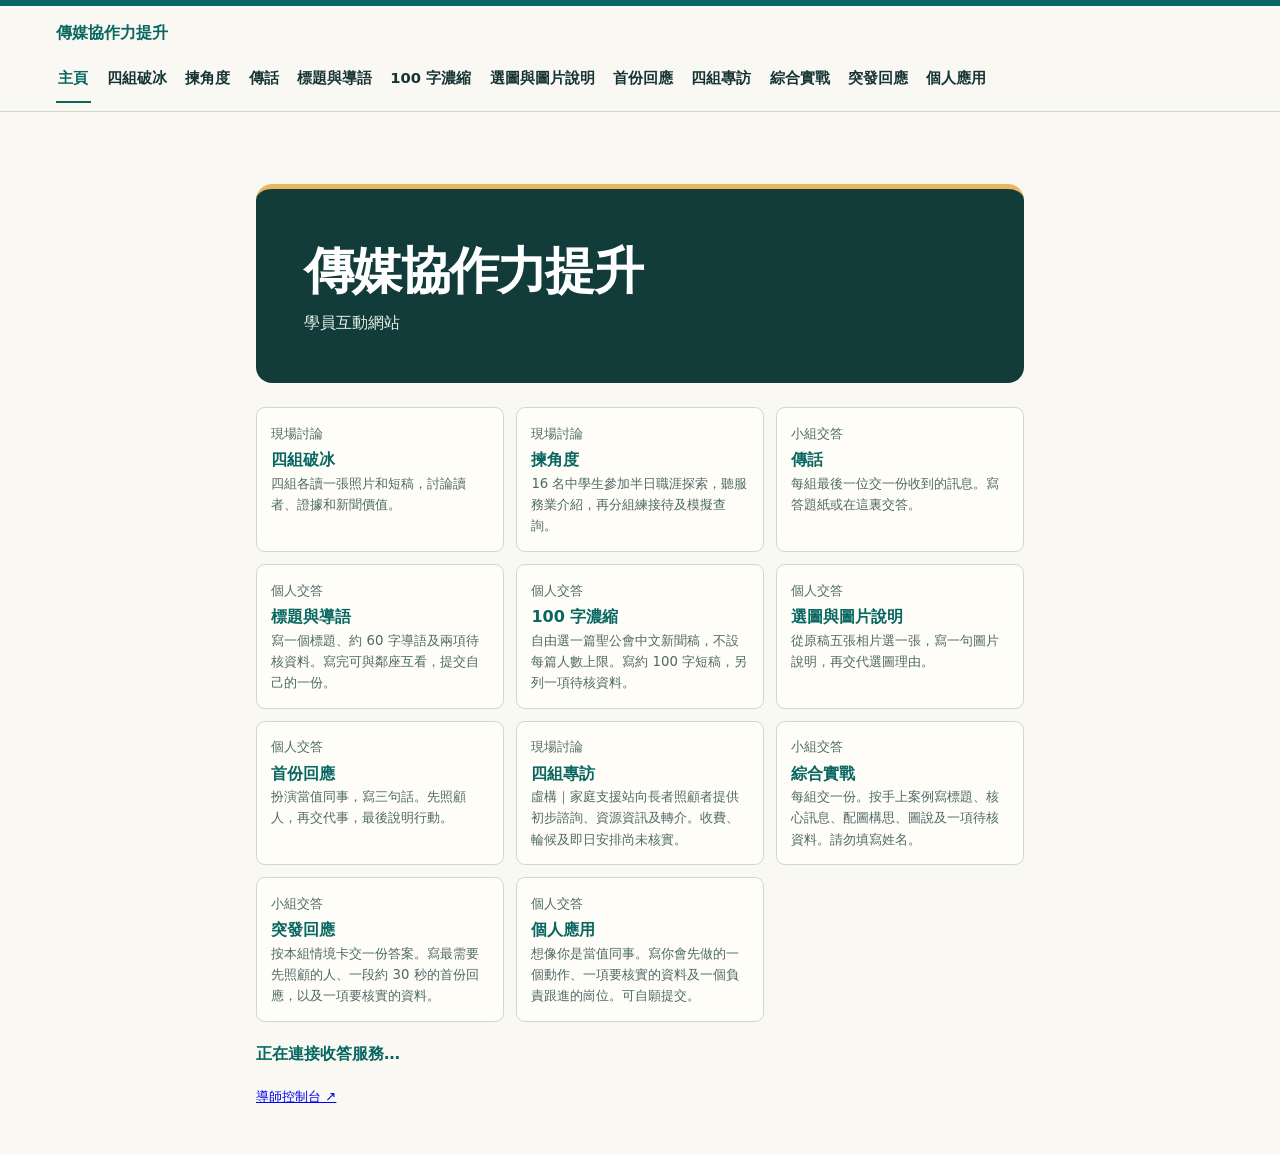
<file: index.html>
<!doctype html><html lang="zh-Hant"><head><meta charset="utf-8"><meta name="viewport" content="width=device-width,initial-scale=1"><meta name="workshop-portal" content="1"><meta name="robots" content="noindex,nofollow">
<title>傳媒協作力提升｜學員互動網站</title>
<link rel="stylesheet" href="./app.css"><link rel="stylesheet" href="./classroom.css"><link rel="stylesheet" href="./portal.css">
<script src="./classroom-bundle.js?v=20261116-proxy" defer></script></head>
<body><header class="masthead"><div class="wrap brand"><span>傳媒協作力提升</span><span id="session-label" class="edition"></span></div><nav id="class-nav" class="wrap class-nav" aria-label="課堂環節"><a href="./">主頁</a><a href="./icebreaker.html">四組破冰</a></nav></header><main class="wrap" id="main"><section class="intro" data-classroom-loading><h1>傳媒協作力提升</h1><p class="dek" role="status">正在載入課堂互動功能。</p></section></main><noscript>請開啟 JavaScript 以使用課堂網站。</noscript></body></html>
</file>
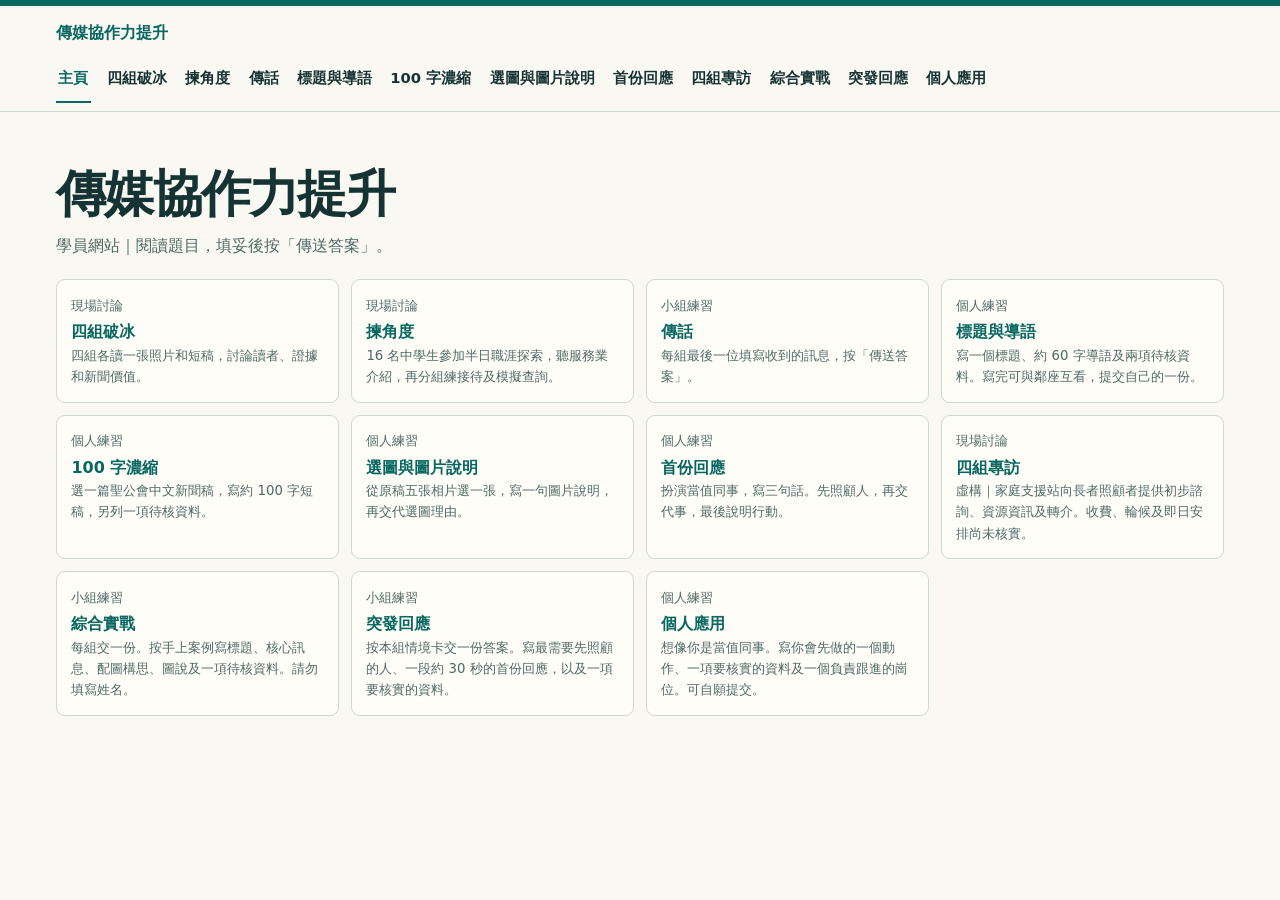
<file: macau/index.html>
<!doctype html><html lang="zh-Hant"><head><meta charset="utf-8"><meta name="viewport" content="width=device-width,initial-scale=1"><meta name="workshop-portal" content="1"><meta name="robots" content="noindex,nofollow">
<title>傳媒協作力提升｜學員互動網站</title>
<link rel="stylesheet" href="../app.css"><link rel="stylesheet" href="../classroom.css"><link rel="stylesheet" href="../portal.css">
<script src="./activities.js" defer></script><script src="./relay-data.js" defer></script><script src="./classroom.js" defer></script></head>
<body><header class="masthead"><div class="wrap brand"><span>傳媒協作力提升</span><span id="session-label" class="edition"></span></div><nav id="class-nav" class="wrap class-nav" aria-label="課堂環節"></nav></header><main class="wrap" id="main"></main><noscript>請開啟 JavaScript 以使用課堂網站。</noscript></body></html>
</file>
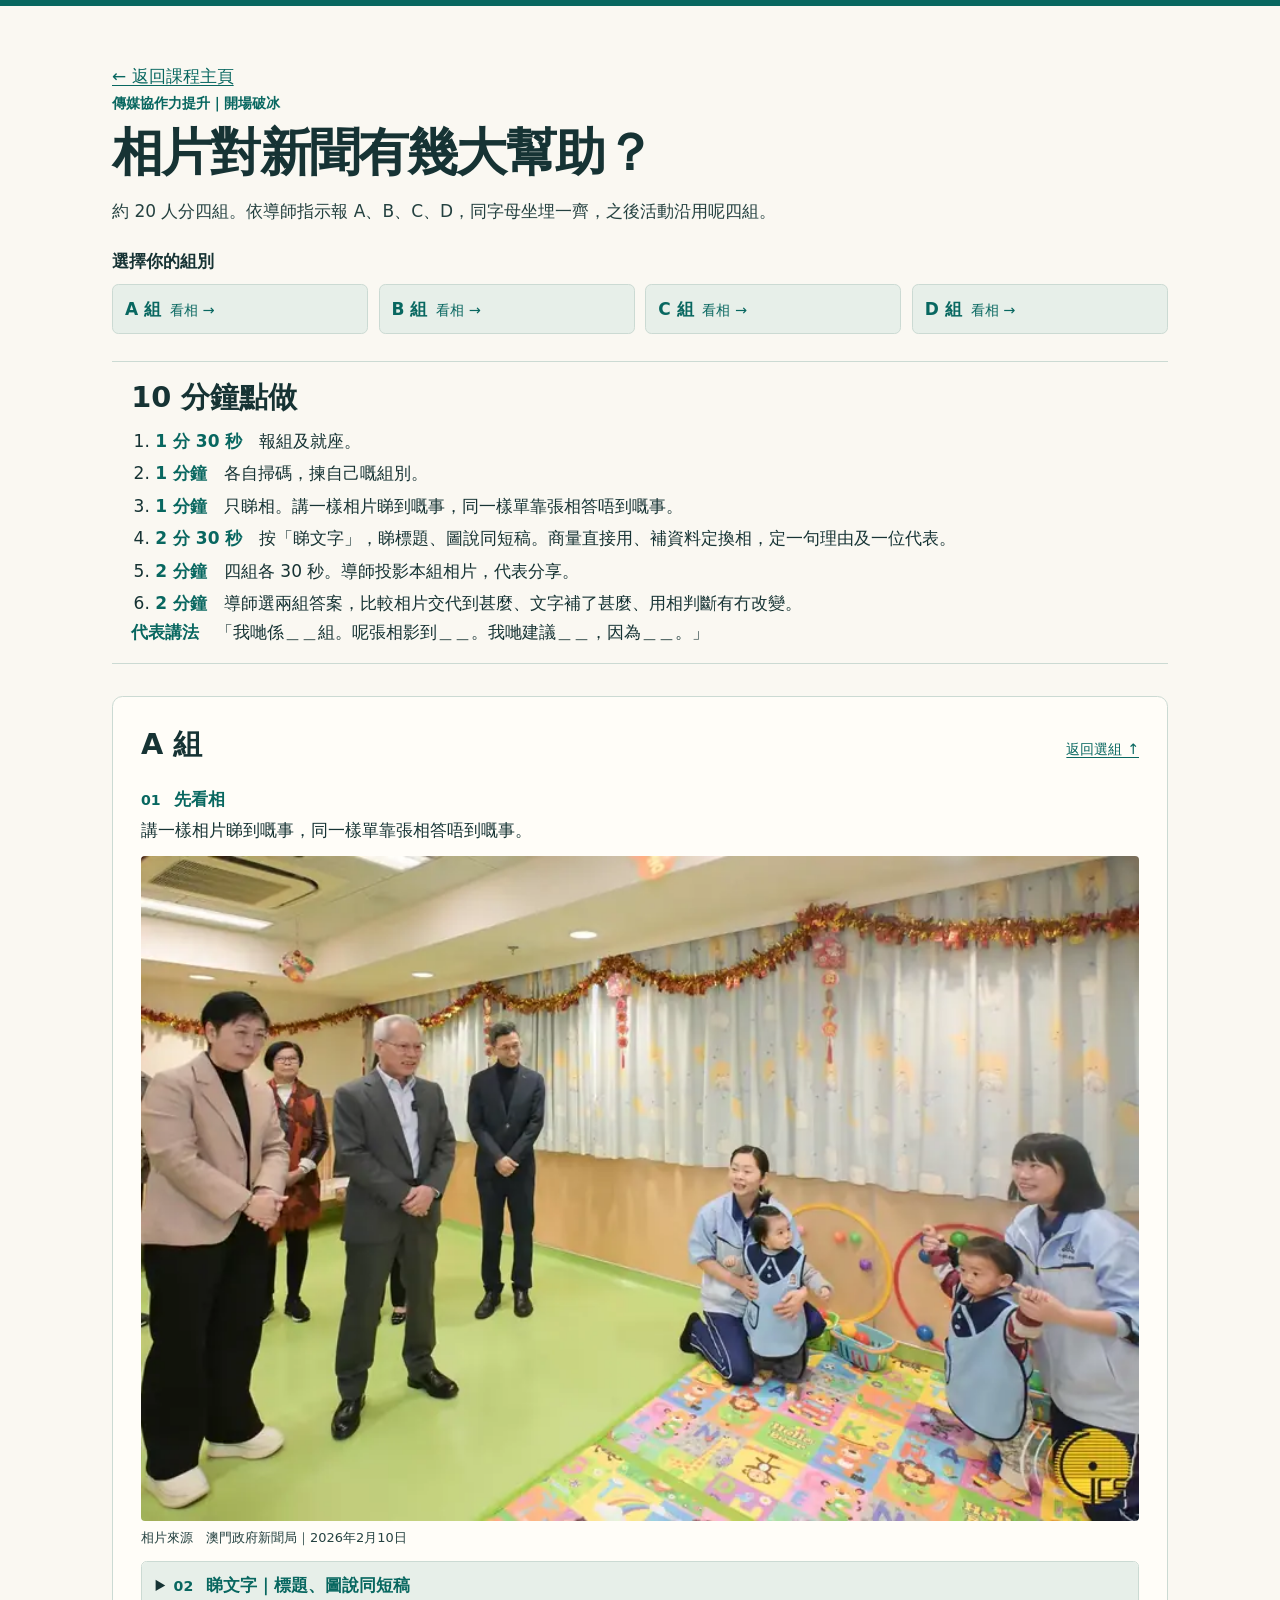
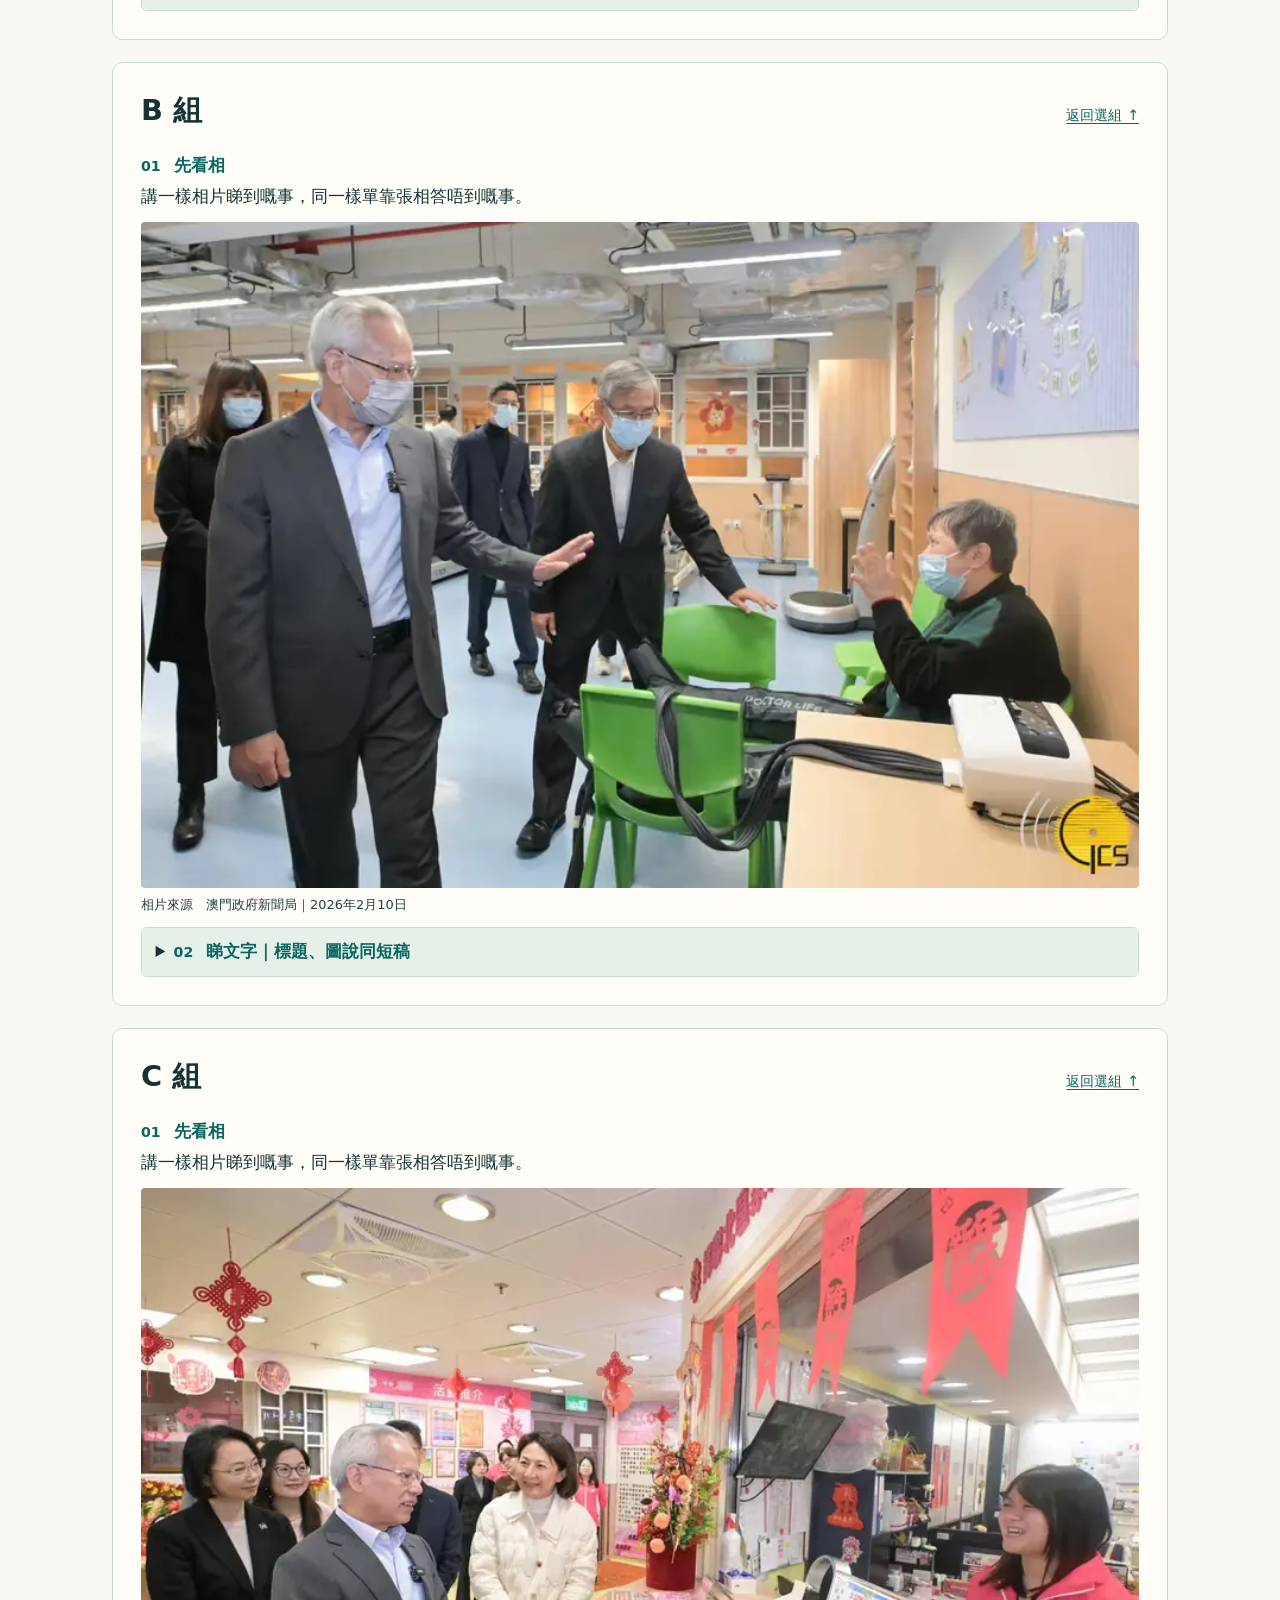
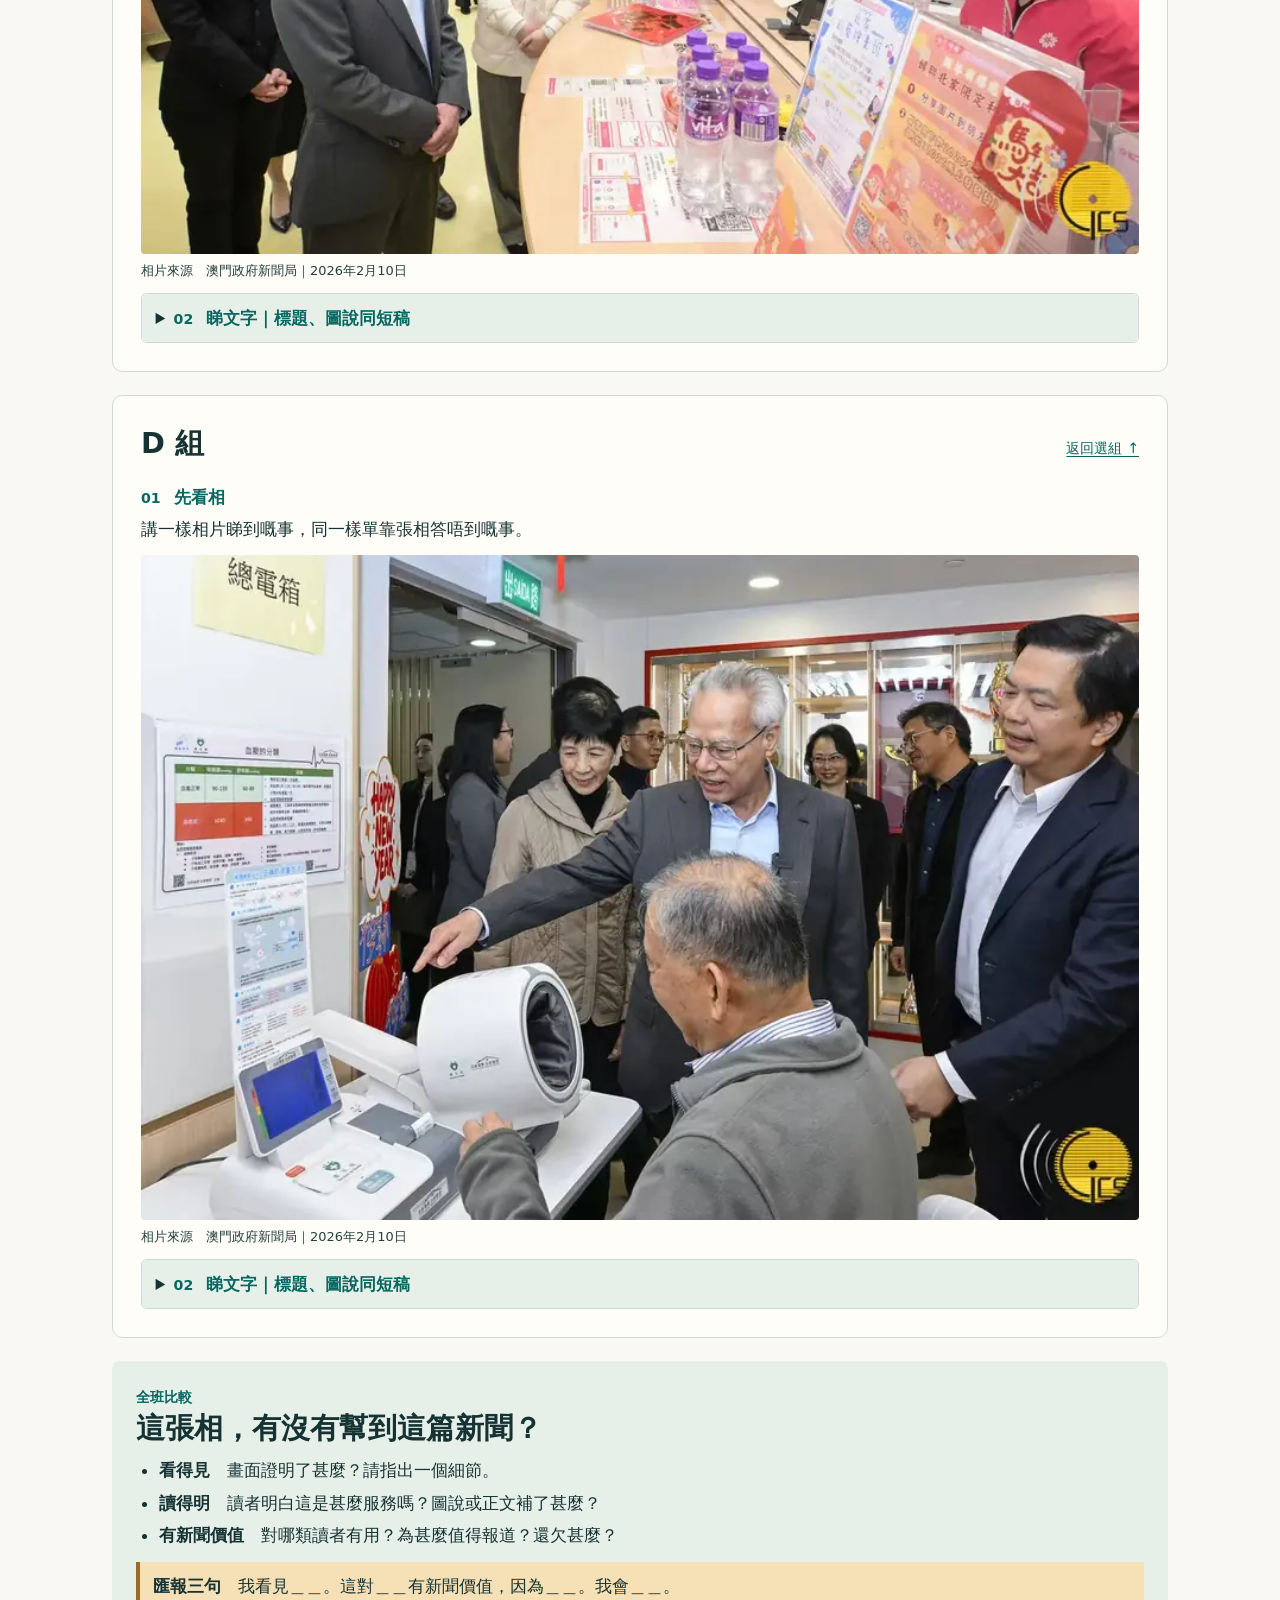
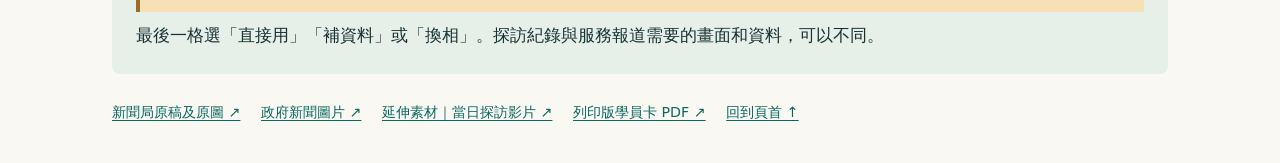
<file: icebreaker.html>
<!doctype html>
<html lang="zh-Hant">
<head>
<meta charset="utf-8">
<meta name="viewport" content="width=device-width, initial-scale=1">
<meta name="robots" content="noindex,nofollow"><title>相片對新聞有幾大幫助？｜課堂破冰</title>
<style>
:root {
  color-scheme: light;
  --paper: #faf8f2;
  --ink: #163334;
  --body: #244140;
  --teal: #086760;
  --pale: #e7efe9;
  --rule: #cbdad3;
  --gold: #f6e1b7;
  --brown: #553a14;
}
* { box-sizing: border-box; }
body {
  margin: 0;
  color: var(--ink);
  background: var(--paper);
  font-family: system-ui, "PingFang TC", "Noto Sans CJK TC", "Microsoft JhengHei", sans-serif;
  font-size: 1.0625rem;
  line-height: 1.7;
  border-block-start: .4rem solid var(--teal);
}
.wrap { width: min(66rem, 100% - 2rem); margin-inline: auto; }
main { padding-block: clamp(1.5rem, 5vw, 3.5rem) 2rem; }
h1, h2, h3, p { margin: 0; }
h1 { font-size: clamp(1.85rem, 5.5vw, 3.2rem); letter-spacing: -.035em; line-height: 1.2; margin-block: .4rem .85rem; }
h2 { font-size: clamp(1.35rem, 3vw, 1.8rem); line-height: 1.35; }
h3 { font-size: clamp(1.1rem, 3vw, 1.42rem); line-height: 1.5; margin-block: .25rem .5rem; }
a { color: var(--teal); text-underline-offset: .2em; }
:focus-visible { outline: .18rem solid var(--teal); outline-offset: .2rem; }
.eyebrow, .label, .step { color: var(--teal); font-weight: 700; }
.eyebrow, .label { font-size: .9rem; }
.intro p:last-child { color: var(--body); }
.group-nav { margin-block: 1.35rem 1.7rem; }
.group-nav p { margin-bottom: .5rem; font-weight: 700; }
.group-links { display: grid; grid-template-columns: repeat(4, minmax(0, 1fr)); gap: .65rem; }
.group-links a {
  display: flex; align-items: baseline; flex-wrap: wrap; gap: .2rem .55rem;
  padding: .6rem .75rem; min-height: 2.9rem; text-decoration: none;
  background: var(--pale); border: 1px solid var(--rule); border-radius: .4rem;
}
.group-links a:hover, .group-links a:focus-visible { background: #d8e9df; }
.group-links strong { white-space: nowrap; }
.group-links span, .return { font-size: .9rem; }
.flow { margin-block: 0 2rem; padding: 1rem 1.2rem; border-block: 1px solid var(--rule); }
.flow ol { margin-block: .6rem 0; padding-inline-start: 1.5rem; }
.flow li + li { margin-block-start: .22rem; }
.flow strong { color: var(--teal); }
.case {
  background: #fffdf8; border: 1px solid var(--rule);
  padding: clamp(.9rem, 3.2vw, 1.75rem);
  margin-block: 0 1.4rem; border-radius: .65rem;
}
.case:target { border-color: var(--teal); }
.case-header { display: flex; align-items: baseline; justify-content: space-between; gap: .4rem .8rem; flex-wrap: wrap; margin-bottom: .85rem; }
.return { display: inline-flex; align-items: center; min-height: 2.75rem; }
.step span { display: inline-block; margin-right: .45rem; font-variant-numeric: tabular-nums; font-size: .83em; }
.case > .step + p { margin-block: .15rem .7rem; }
figure { margin: 0; }
figure img { display: block; width: 100%; height: auto; background: var(--pale); border-radius: .25rem; }
figcaption { font-size: .81rem; color: var(--body); padding-block: .38rem .7rem; }
details { border: 1px solid var(--rule); border-radius: .35rem; }
summary { cursor: pointer; min-height: 2.75rem; padding: .6rem .85rem; background: var(--pale); border-radius: .3rem; }
summary:hover { background: #d8e9df; }
.reveal { padding: .85rem; }
.caption, .prompt { margin-top: .85rem; padding: .72rem .85rem; border-radius: .25rem; }
.caption { background: var(--pale); }
.prompt { background: var(--gold); color: var(--brown); }
.prompt .label { color: var(--brown); }
.source { display: flex; flex-wrap: wrap; gap: .25rem 1.2rem; margin-top: .6rem; font-size: .89rem; }
.source a { display: inline-flex; align-items: center; min-height: 2.75rem; }
.compare { padding: clamp(.9rem, 3vw, 1.5rem); background: var(--pale); border-radius: .5rem; }
.compare ul { margin-block: .5rem .75rem; padding-inline-start: 1.45rem; }
.compare li + li { margin-top: .22rem; }
.vote { border-inline-start: .25rem solid #996d26; background: var(--gold); padding: .65rem .8rem; }
.compare p:last-child { margin-top: .6rem; }
.footer { font-size: .89rem; margin-top: 1.25rem; }
.footer a { display: inline-block; margin-inline-end: 1rem; padding-block: .4rem; }
@media (max-width: 38rem) {
  .group-links { grid-template-columns: repeat(2, minmax(0, 1fr)); }
}
[hidden]{display:none!important}
</style>
</head>
<body>
<main class="wrap">
  <p><a href="./" id="classroom-return">← 返回課程主頁</a></p>
  <header class="intro" id="top">
    <p class="eyebrow">傳媒協作力提升｜開場破冰</p>
    <h1>相片對新聞有幾大幫助？</h1>
    <p>約 20 人分四組。依導師指示報 A、B、C、D，同字母坐埋一齊，之後活動沿用呢四組。</p>
  </header>
  <nav class="group-nav" id="groups" aria-label="選擇組別">
    <p>選擇你的組別</p>
    <div class="group-links"><a href="#group-A"><strong>A 組</strong><span>看相 →</span></a><a href="#group-B"><strong>B 組</strong><span>看相 →</span></a><a href="#group-C"><strong>C 組</strong><span>看相 →</span></a><a href="#group-D"><strong>D 組</strong><span>看相 →</span></a></div>
  </nav>
  <section class="flow" aria-labelledby="flow-title">
    <h2 id="flow-title">10 分鐘點做</h2>
    <ol>
      <li><strong>1 分 30 秒</strong>　報組及就座。</li>
      <li><strong>1 分鐘</strong>　各自掃碼，揀自己嘅組別。</li>
      <li><strong>1 分鐘</strong>　只睇相。講一樣相片睇到嘅事，同一樣單靠張相答唔到嘅事。</li>
      <li><strong>2 分 30 秒</strong>　按「睇文字」，睇標題、圖說同短稿。商量直接用、補資料定換相，定一句理由及一位代表。</li>
      <li><strong>2 分鐘</strong>　四組各 30 秒。導師投影本組相片，代表分享。</li>
      <li><strong>2 分鐘</strong>　導師選兩組答案，比較相片交代到甚麼、文字補了甚麼、用相判斷有冇改變。</li>
    </ol>
    <p><strong>代表講法</strong>　「我哋係＿＿組。呢張相影到＿＿。我哋建議＿＿，因為＿＿。」</p>
  </section>

  
<section class="case" id="group-A" aria-labelledby="heading-A">
  <header class="case-header">
    <h2 id="heading-A">A 組</h2>
    <a href="#groups" class="return">返回選組 ↑</a>
  </header>
  <p class="step"><span>01</span> 先看相</p>
  <p>講一樣相片睇到嘅事，同一樣單靠張相答唔到嘅事。</p>
  <figure>
    <img src="[data-uri]" alt="有人站在室內，一旁有成人、幼兒、地墊及玩具。" width="840" height="560" loading="eager" decoding="async">
    <figcaption>相片來源　澳門政府新聞局｜2026年2月10日</figcaption>
  </figure>
  <details>
    <summary><span class="step"><span>02</span> 睇文字｜標題、圖說同短稿</span></summary>
    <div class="reveal">
      <p class="label">托兒服務｜據官方原稿改寫</p>
      <h3>岑浩輝到訪小海鷗托兒所　了解幼兒照護安排</h3>
      <p>2026年2月10日，行政長官岑浩輝到望廈社屋探訪澳門街坊會聯合總會屬下的小海鷗托兒所，了解托兒設施、幼兒日常照護流程及培育安排。探訪期間，岑浩輝與在場幼兒互動。</p>
      <div class="caption">
        <p class="label">圖片說明｜課堂示範</p>
        <p>岑浩輝在小海鷗托兒所探訪，兩名工作人員在遊戲區陪伴幼兒。</p>
      </div>
      <div class="prompt">
        <p class="label">本組討論｜直接用、補資料，定換相？</p>
        <p>如果讀者是正在找托兒服務的家長，這張相回答了甚麼？還想知道甚麼？</p>
      </div>
      <p class="source"><a href="https://www.gcs.gov.mo/news/detail/zh-hant/N26BJfJbIP" target="_blank" rel="noopener noreferrer">閱讀新聞局同日原稿 ↗</a> <a href="#compare">匯報三句 ↓</a></p>
    </div>
  </details>
</section>

<section class="case" id="group-B" aria-labelledby="heading-B">
  <header class="case-header">
    <h2 id="heading-B">B 組</h2>
    <a href="#groups" class="return">返回選組 ↑</a>
  </header>
  <p class="step"><span>01</span> 先看相</p>
  <p>講一樣相片睇到嘅事，同一樣單靠張相答唔到嘅事。</p>
  <figure>
    <img src="[data-uri]" alt="有人站在座椅旁作手勢，前方坐著一人，桌上有設備。" width="840" height="560" loading="lazy" decoding="async">
    <figcaption>相片來源　澳門政府新聞局｜2026年2月10日</figcaption>
  </figure>
  <details>
    <summary><span class="step"><span>02</span> 睇文字｜標題、圖說同短稿</span></summary>
    <div class="reveal">
      <p class="label">康復服務｜據官方原稿改寫</p>
      <h3>岑浩輝探訪華暉康復中心　了解住宿及展能服務</h3>
      <p>2026年2月10日，行政長官岑浩輝探訪澳門明愛開辦的華暉康復綜合服務中心，了解中心為智障及自閉症人士提供的住宿與展能服務，以及為有發展障礙的兒童及青少年提供的日間暫托。</p>
      <div class="caption">
        <p class="label">圖片說明｜課堂示範</p>
        <p>岑浩輝在華暉康復綜合服務中心與一名坐在設備旁的服務使用者互動。</p>
      </div>
      <div class="prompt">
        <p class="label">本組討論｜直接用、補資料，定換相？</p>
        <p>你看見了甚麼行動？單憑照片，能分辨是哪一種康復服務嗎？</p>
      </div>
      <p class="source"><a href="https://www.gcs.gov.mo/news/detail/zh-hant/N26BJfJbIP" target="_blank" rel="noopener noreferrer">閱讀新聞局同日原稿 ↗</a> <a href="#compare">匯報三句 ↓</a></p>
    </div>
  </details>
</section>

<section class="case" id="group-C" aria-labelledby="heading-C">
  <header class="case-header">
    <h2 id="heading-C">C 組</h2>
    <a href="#groups" class="return">返回選組 ↑</a>
  </header>
  <p class="step"><span>01</span> 先看相</p>
  <p>講一樣相片睇到嘅事，同一樣單靠張相答唔到嘅事。</p>
  <figure>
    <img src="[data-uri]" alt="一群人在室內櫃位前，櫃位後有一人，旁邊有宣傳品。" width="840" height="560" loading="lazy" decoding="async">
    <figcaption>相片來源　澳門政府新聞局｜2026年2月10日</figcaption>
  </figure>
  <details>
    <summary><span class="step"><span>02</span> 睇文字｜標題、圖說同短稿</span></summary>
    <div class="reveal">
      <p class="label">家庭支援｜據官方原稿改寫</p>
      <h3>岑浩輝到訪婦聯北區中心　聽取家庭支援服務介紹</h3>
      <p>2026年2月10日，行政長官岑浩輝探訪澳門婦女聯合總會的北區家庭服務中心，聽取中心介紹社區支援工作。相關服務旨在增進家人之間的關係，預防家庭問題。岑浩輝亦與在場服務使用者交流。</p>
      <div class="caption">
        <p class="label">圖片說明｜課堂示範</p>
        <p>岑浩輝在婦聯北區家庭服務中心的接待處與職員交流。</p>
      </div>
      <div class="prompt">
        <p class="label">本組討論｜直接用、補資料，定換相？</p>
        <p>接待處畫面能帶出甚麼？要說明家庭支援，可以再補甚麼畫面或資料？</p>
      </div>
      <p class="source"><a href="https://www.gcs.gov.mo/news/detail/zh-hant/N26BJfJbIP" target="_blank" rel="noopener noreferrer">閱讀新聞局同日原稿 ↗</a> <a href="#compare">匯報三句 ↓</a></p>
    </div>
  </details>
</section>

<section class="case" id="group-D" aria-labelledby="heading-D">
  <header class="case-header">
    <h2 id="heading-D">D 組</h2>
    <a href="#groups" class="return">返回選組 ↑</a>
  </header>
  <p class="step"><span>01</span> 先看相</p>
  <p>講一樣相片睇到嘅事，同一樣單靠張相答唔到嘅事。</p>
  <figure>
    <img src="[data-uri]" alt="一人指向設備，另一人坐在設備前，旁邊有其他人。" width="840" height="560" loading="lazy" decoding="async">
    <figcaption>相片來源　澳門政府新聞局｜2026年2月10日</figcaption>
  </figure>
  <details>
    <summary><span class="step"><span>02</span> 睇文字｜標題、圖說同短稿</span></summary>
    <div class="reveal">
      <p class="label">安老服務｜據官方原稿改寫</p>
      <h3>岑浩輝探訪工聯望廈老人中心　了解長者日間服務</h3>
      <p>2026年2月10日，行政長官岑浩輝到訪澳門工會聯合總會屬下的望廈老人中心，了解中心的長者日間服務、家居照顧及支援工作，並與在場參與活動的長者交談。</p>
      <div class="caption">
        <p class="label">圖片說明｜課堂示範</p>
        <p>岑浩輝在望廈老人中心指向量血壓設備，一名長者坐在設備前。</p>
      </div>
      <div class="prompt">
        <p class="label">本組討論｜直接用、補資料，定換相？</p>
        <p>量血壓設備令照片更具體。它能代表稿件提到的家居照顧嗎？</p>
      </div>
      <p class="source"><a href="https://www.gcs.gov.mo/news/detail/zh-hant/N26BJfJbIP" target="_blank" rel="noopener noreferrer">閱讀新聞局同日原稿 ↗</a> <a href="#compare">匯報三句 ↓</a></p>
    </div>
  </details>
</section>

  <section class="compare" id="compare" aria-labelledby="compare-title">
    <p class="eyebrow">全班比較</p>
    <h2 id="compare-title">這張相，有沒有幫到這篇新聞？</h2>
    <ul>
      <li><strong>看得見</strong>　畫面證明了甚麼？請指出一個細節。</li>
      <li><strong>讀得明</strong>　讀者明白這是甚麼服務嗎？圖說或正文補了甚麼？</li>
      <li><strong>有新聞價值</strong>　對哪類讀者有用？為甚麼值得報道？還欠甚麼？</li>
    </ul>
    <p class="vote"><strong>匯報三句</strong>　我看見＿＿。這對＿＿有新聞價值，因為＿＿。我會＿＿。</p>
    <p>最後一格選「直接用」「補資料」或「換相」。探訪紀錄與服務報道需要的畫面和資料，可以不同。</p>
  </section>
  <footer class="footer">
    <a href="https://www.gcs.gov.mo/news/detail/zh-hant/N26BJfJbIP" target="_blank" rel="noopener noreferrer">新聞局原稿及原圖 ↗</a>
    <a href="https://www.gov.mo/zh-hant/news/1215395/" target="_blank" rel="noopener noreferrer">政府新聞圖片 ↗</a>
    <a href="https://www.youtube.com/watch?v=fDEyA7kWEuo" target="_blank" rel="noopener noreferrer">延伸素材｜當日探訪影片 ↗</a>
    <a href="https://chatgpt.com/library?file_id=libfile_eb724729a9508191b586e720d718692e&amp;account_id=personal" target="_blank" rel="noopener noreferrer">列印版學員卡 PDF ↗</a>
    <a href="#top">回到頁首 ↑</a>
  </footer>
</main>
<script src="./icebreaker-nav.js" defer></script>
</body>
</html>
</file>
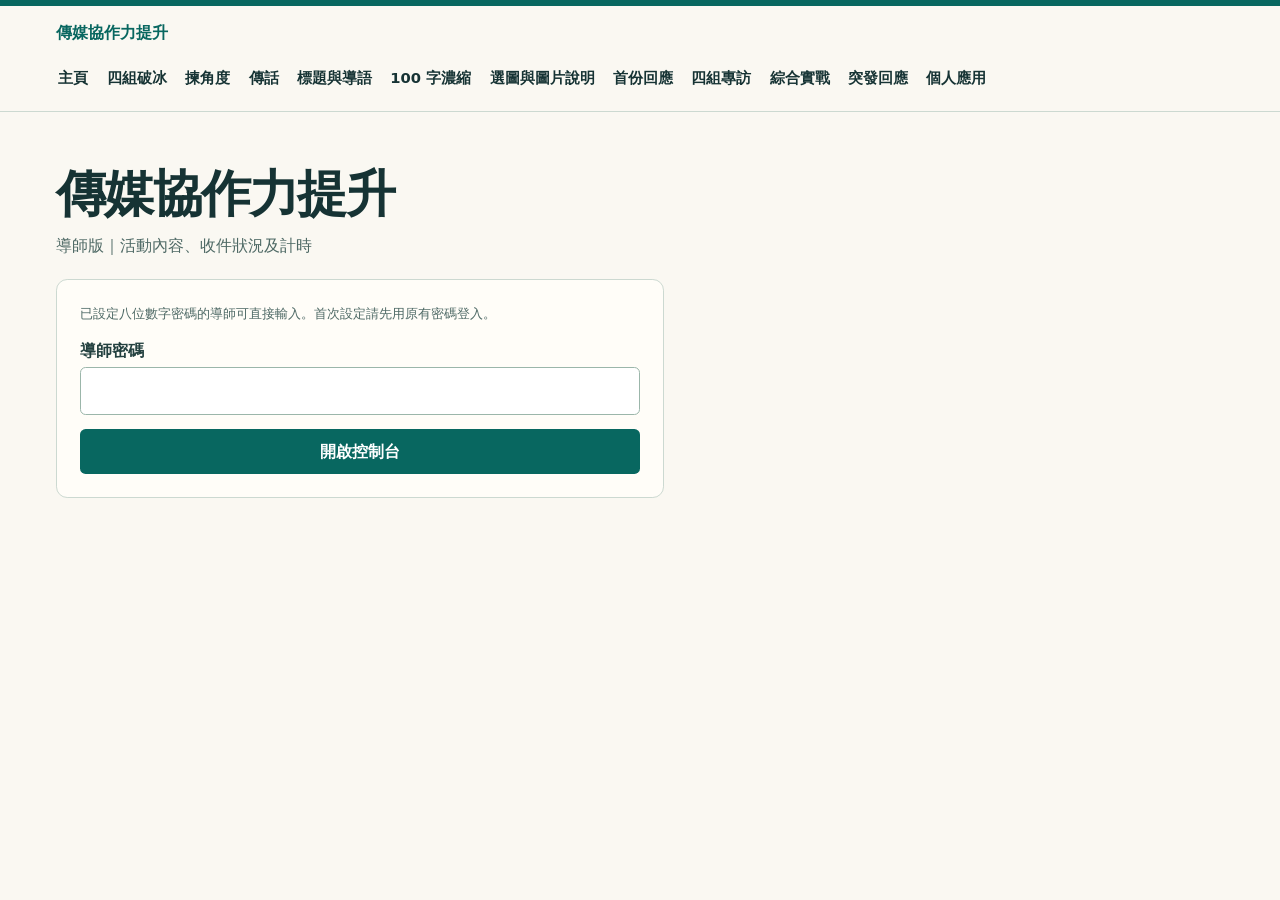
<file: reveal.html>
<!doctype html>
<html lang="zh-Hant">
<head>
  <meta charset="utf-8">
  <meta name="viewport" content="width=device-width,initial-scale=1">
  <meta name="robots" content="noindex,nofollow">
  <meta http-equiv="refresh" content="0; url=./?activity=teacher&amp;exercise=relay">
  <title>分組傳話｜導師對照台</title>
  <link rel="stylesheet" href="./app.css">
</head>
<body>
  <main class="wrap">
    <h1>分組傳話｜原文與各組結果</h1>
    <p>導師收齊答案及截止收答後，可按實際抽籤配對揭曉原文。離線揭曉可使用簡報的「兩題原文與四組結果」。</p>
    <p><a href="./?activity=teacher&amp;exercise=relay">開啟導師對照台</a></p>
  </main>
</body>
</html>
</file>
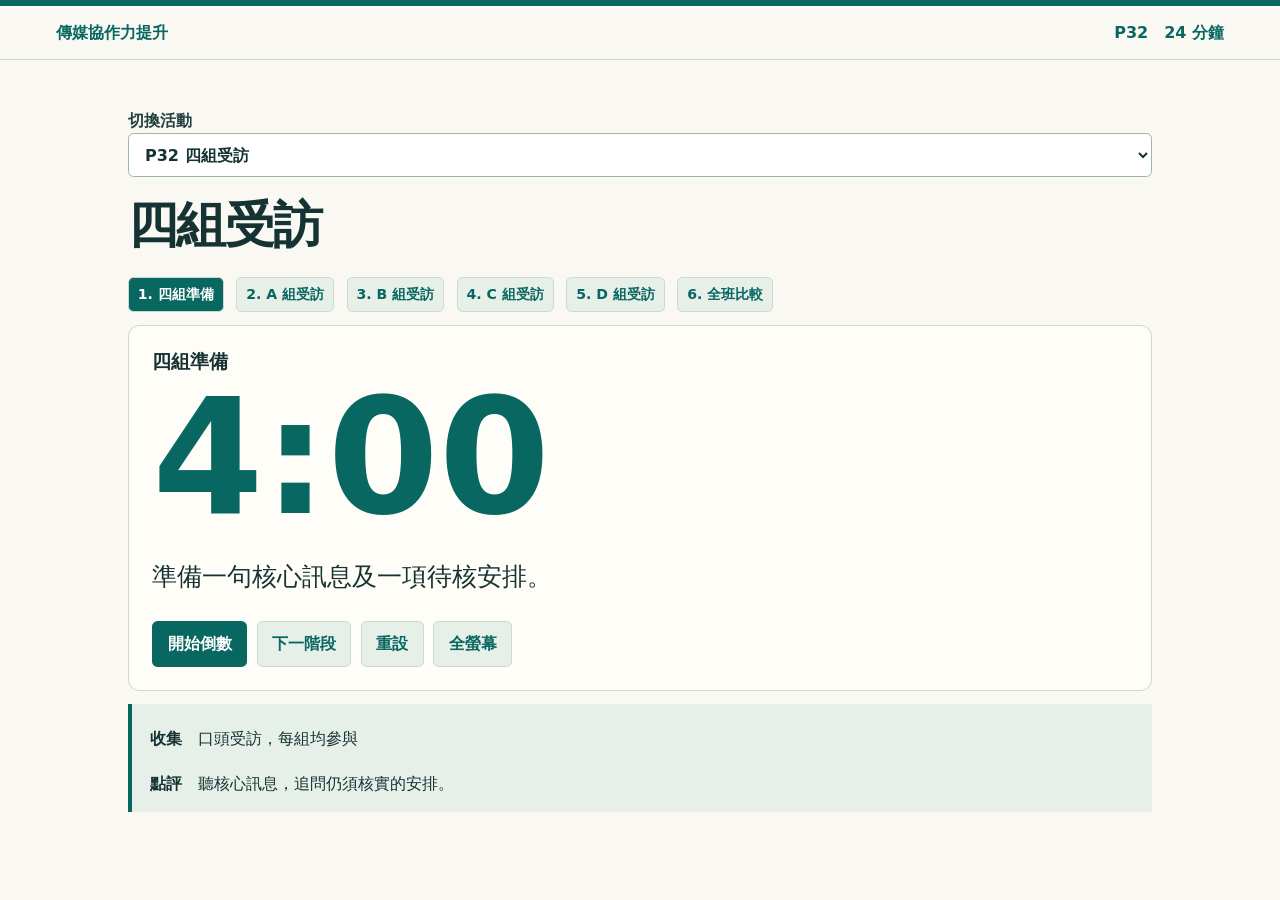
<file: timer.html>
<!doctype html>
<html lang="zh-Hant">
<head><meta charset="utf-8"><meta name="viewport" content="width=device-width,initial-scale=1">
<title>課堂活動計時｜傳媒協作力提升</title>
<link rel="stylesheet" href="./app.css"><link rel="stylesheet" href="./classroom.css">
<script src="./timer-plans.js" defer></script><script src="./interview.js" defer></script>
</head><body>
<header class="masthead"><div class="wrap brand"><span>傳媒協作力提升</span><span id="activity-page"></span></div></header>
<main class="wrap timer-shell stack">
<label for="timer-picker">切換活動 <select id="timer-picker"></select></label>
<h1 id="timer-title"></h1>
<nav id="stages" class="timer-track" aria-label="演練進度"></nav>
<section class="sheet stack">
<div><h2 id="phase" aria-live="polite"></h2><p class="timer-time" id="time"></p><p id="cue" role="status" class="status"></p></div>
<p class="timer-prompt" id="steps"></p>
<div class="class-actions">
<button type="button" class="primary" id="start">開始倒數</button>
<button type="button" class="secondary" id="next">下一階段</button>
<button type="button" class="secondary" id="reset">重設</button>
<button type="button" class="secondary" id="fullscreen">全螢幕</button>
</div>
</section>
<section class="brief stack" aria-label="導師操作">
<p><strong>收集</strong>　<span id="collect"></span></p>
<p><strong>點評</strong>　<span id="review"></span></p>
<div id="online-actions" class="class-actions" hidden>
<a id="teacher-link" target="_blank" rel="noopener">開啟本題收件與抽答 ↗</a>
<a id="student-link" target="_blank" rel="noopener">學員交答頁 ↗</a>
</div>
<p id="online-hint" class="hint" hidden>練習預設開放，收件後可手動截止，再預覽、抽答及投影。</p>
</section>
</main></body></html>
</file>
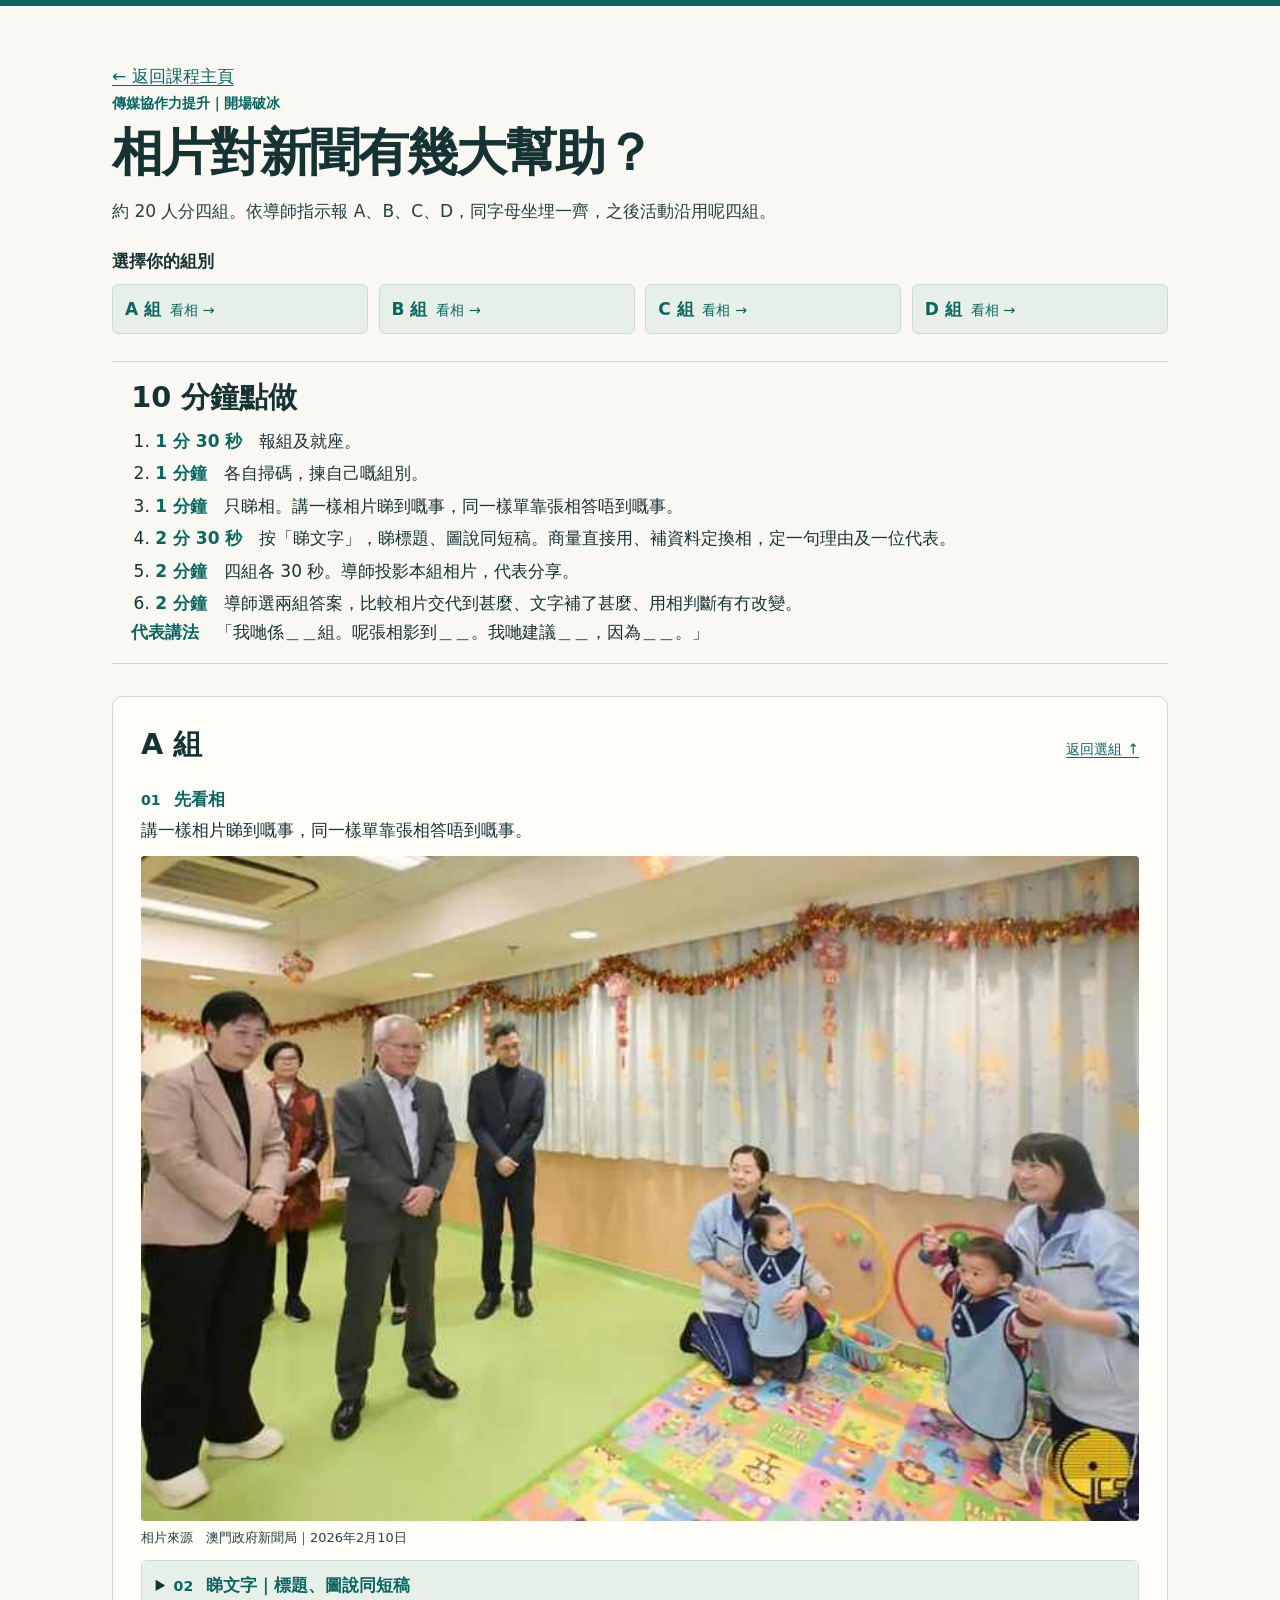
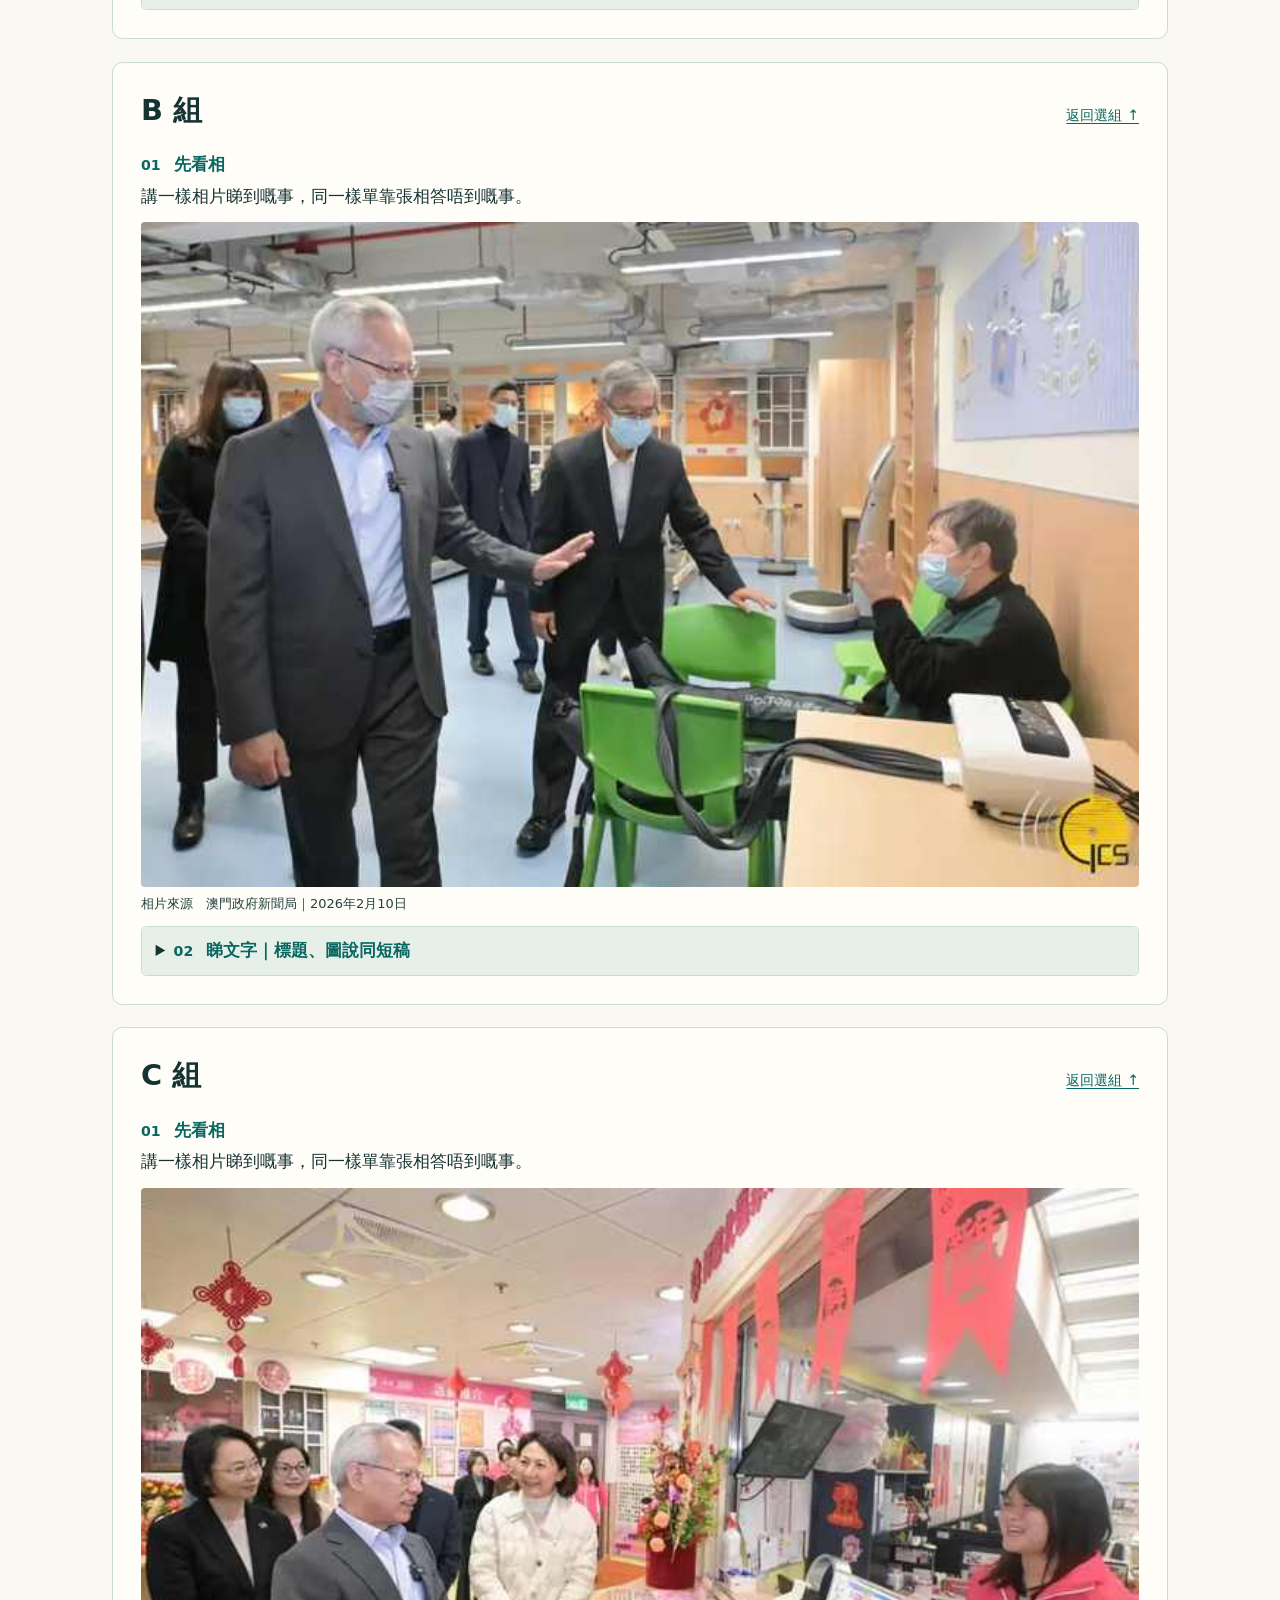
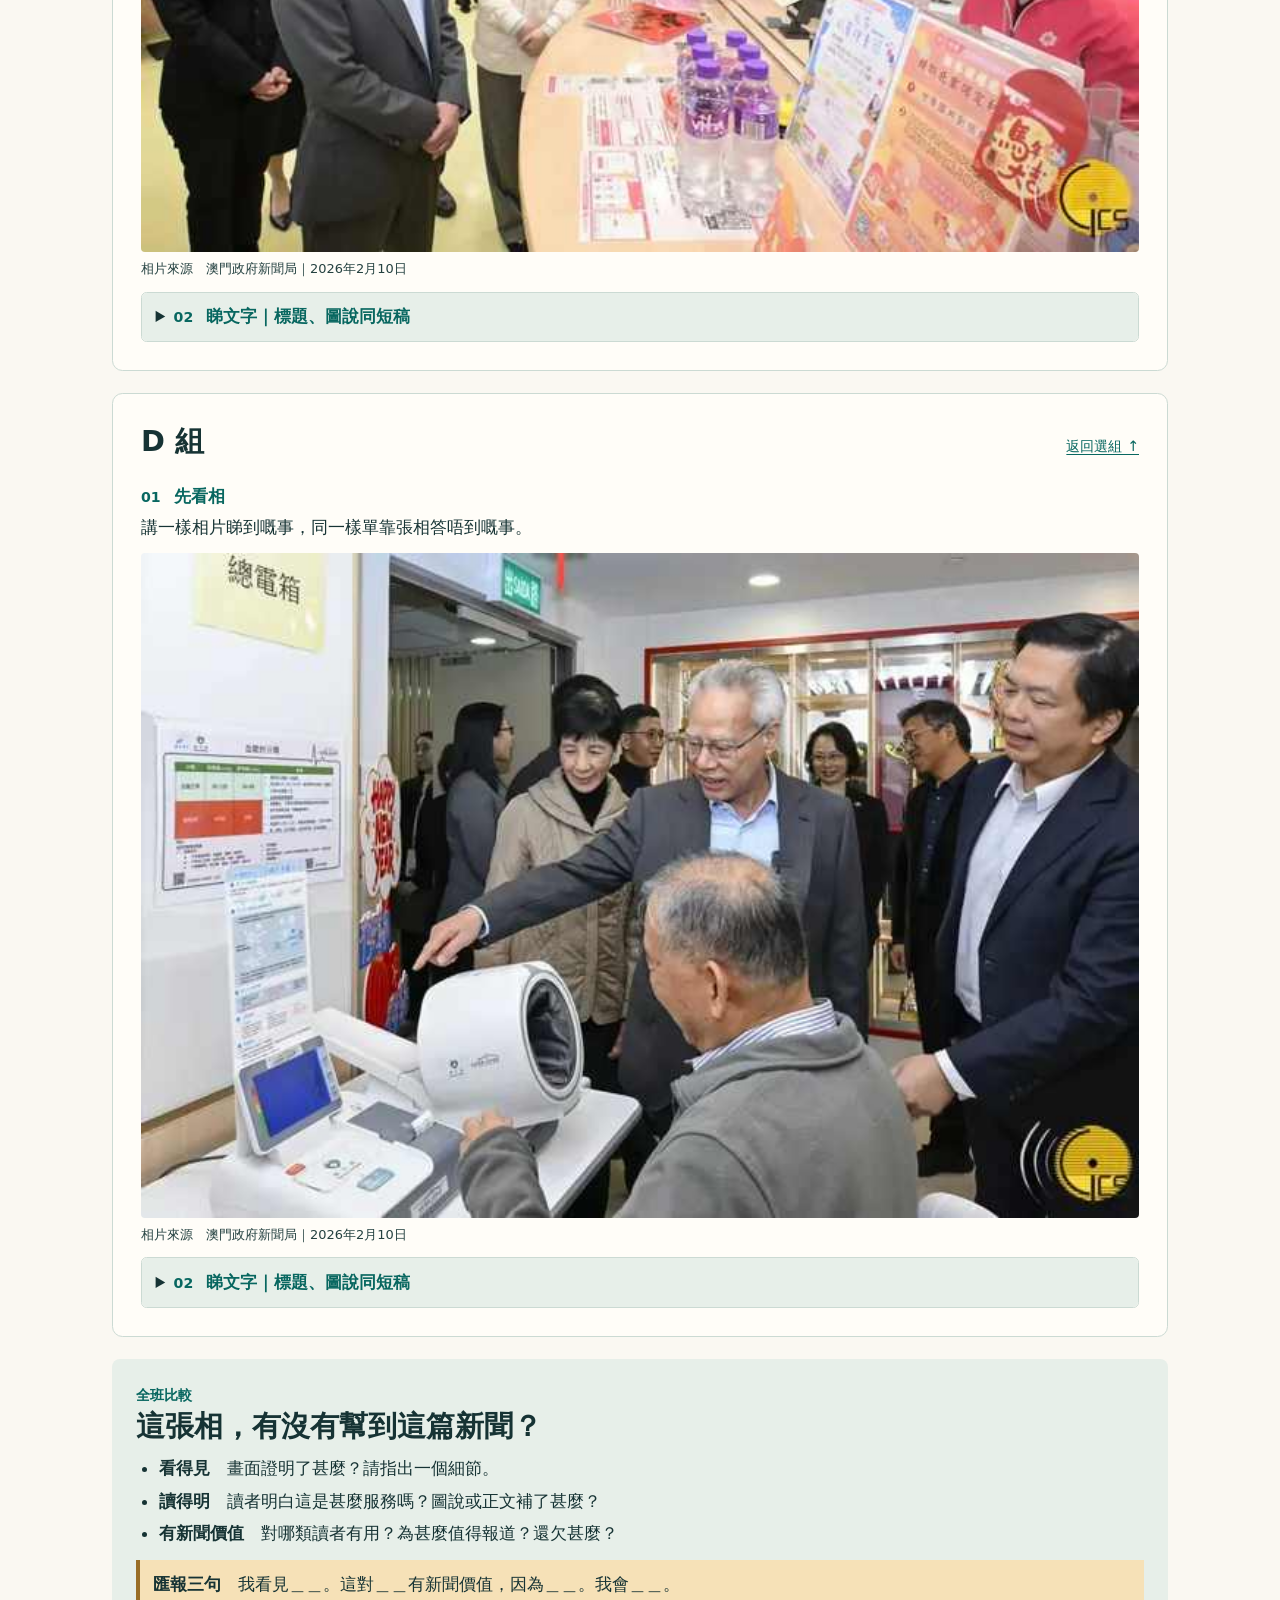
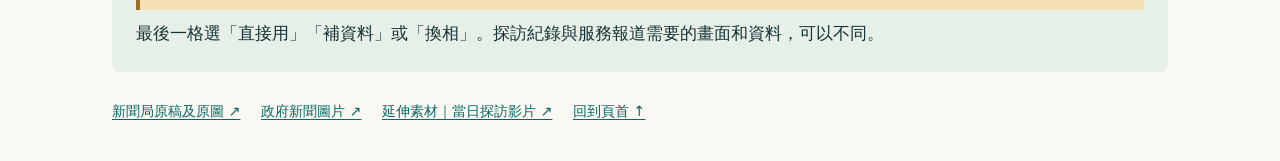
<file: macau/icebreaker.html>
<!doctype html>
<html lang="zh-Hant">
<head>
<meta charset="utf-8">
<meta name="viewport" content="width=device-width, initial-scale=1">
<meta name="robots" content="noindex,nofollow"><title>相片對新聞有幾大幫助？｜課堂破冰</title>
<style>
:root {
  color-scheme: light;
  --paper: #faf8f2;
  --ink: #163334;
  --body: #244140;
  --teal: #086760;
  --pale: #e7efe9;
  --rule: #cbdad3;
  --gold: #f6e1b7;
  --brown: #553a14;
}
* { box-sizing: border-box; }
body {
  margin: 0;
  color: var(--ink);
  background: var(--paper);
  font-family: system-ui, "PingFang TC", "Noto Sans CJK TC", "Microsoft JhengHei", sans-serif;
  font-size: 1.0625rem;
  line-height: 1.7;
  border-block-start: .4rem solid var(--teal);
}
.wrap { width: min(66rem, 100% - 2rem); margin-inline: auto; }
main { padding-block: clamp(1.5rem, 5vw, 3.5rem) 2rem; }
h1, h2, h3, p { margin: 0; }
h1 { font-size: clamp(1.85rem, 5.5vw, 3.2rem); letter-spacing: -.035em; line-height: 1.2; margin-block: .4rem .85rem; }
h2 { font-size: clamp(1.35rem, 3vw, 1.8rem); line-height: 1.35; }
h3 { font-size: clamp(1.1rem, 3vw, 1.42rem); line-height: 1.5; margin-block: .25rem .5rem; }
a { color: var(--teal); text-underline-offset: .2em; }
:focus-visible { outline: .18rem solid var(--teal); outline-offset: .2rem; }
.eyebrow, .label, .step { color: var(--teal); font-weight: 700; }
.eyebrow, .label { font-size: .9rem; }
.intro p:last-child { color: var(--body); }
.group-nav { margin-block: 1.35rem 1.7rem; }
.group-nav p { margin-bottom: .5rem; font-weight: 700; }
.group-links { display: grid; grid-template-columns: repeat(4, minmax(0, 1fr)); gap: .65rem; }
.group-links a {
  display: flex; align-items: baseline; flex-wrap: wrap; gap: .2rem .55rem;
  padding: .6rem .75rem; min-height: 2.9rem; text-decoration: none;
  background: var(--pale); border: 1px solid var(--rule); border-radius: .4rem;
}
.group-links a:hover, .group-links a:focus-visible { background: #d8e9df; }
.group-links strong { white-space: nowrap; }
.group-links span, .return { font-size: .9rem; }
.flow { margin-block: 0 2rem; padding: 1rem 1.2rem; border-block: 1px solid var(--rule); }
.flow ol { margin-block: .6rem 0; padding-inline-start: 1.5rem; }
.flow li + li { margin-block-start: .22rem; }
.flow strong { color: var(--teal); }
.case {
  background: #fffdf8; border: 1px solid var(--rule);
  padding: clamp(.9rem, 3.2vw, 1.75rem);
  margin-block: 0 1.4rem; border-radius: .65rem;
}
.case:target { border-color: var(--teal); }
.case-header { display: flex; align-items: baseline; justify-content: space-between; gap: .4rem .8rem; flex-wrap: wrap; margin-bottom: .85rem; }
.return { display: inline-flex; align-items: center; min-height: 2.75rem; }
.step span { display: inline-block; margin-right: .45rem; font-variant-numeric: tabular-nums; font-size: .83em; }
.case > .step + p { margin-block: .15rem .7rem; }
figure { margin: 0; }
figure img { display: block; width: 100%; height: auto; background: var(--pale); border-radius: .25rem; }
figcaption { font-size: .81rem; color: var(--body); padding-block: .38rem .7rem; }
details { border: 1px solid var(--rule); border-radius: .35rem; }
summary { cursor: pointer; min-height: 2.75rem; padding: .6rem .85rem; background: var(--pale); border-radius: .3rem; }
summary:hover { background: #d8e9df; }
.reveal { padding: .85rem; }
.caption, .prompt { margin-top: .85rem; padding: .72rem .85rem; border-radius: .25rem; }
.caption { background: var(--pale); }
.prompt { background: var(--gold); color: var(--brown); }
.prompt .label { color: var(--brown); }
.source { display: flex; flex-wrap: wrap; gap: .25rem 1.2rem; margin-top: .6rem; font-size: .89rem; }
.source a { display: inline-flex; align-items: center; min-height: 2.75rem; }
.compare { padding: clamp(.9rem, 3vw, 1.5rem); background: var(--pale); border-radius: .5rem; }
.compare ul { margin-block: .5rem .75rem; padding-inline-start: 1.45rem; }
.compare li + li { margin-top: .22rem; }
.vote { border-inline-start: .25rem solid #996d26; background: var(--gold); padding: .65rem .8rem; }
.compare p:last-child { margin-top: .6rem; }
.footer { font-size: .89rem; margin-top: 1.25rem; }
.footer a { display: inline-block; margin-inline-end: 1rem; padding-block: .4rem; }
@media (max-width: 38rem) {
  .group-links { grid-template-columns: repeat(2, minmax(0, 1fr)); }
}
[hidden]{display:none!important}
</style>
</head>
<body>
<main class="wrap">
  <p><a href="./" id="classroom-return">← 返回課程主頁</a></p>
  <header class="intro" id="top">
    <p class="eyebrow">傳媒協作力提升｜開場破冰</p>
    <h1>相片對新聞有幾大幫助？</h1>
    <p>約 20 人分四組。依導師指示報 A、B、C、D，同字母坐埋一齊，之後活動沿用呢四組。</p>
  </header>
  <nav class="group-nav" id="groups" aria-label="選擇組別">
    <p>選擇你的組別</p>
    <div class="group-links"><a href="#group-A"><strong>A 組</strong><span>看相 →</span></a><a href="#group-B"><strong>B 組</strong><span>看相 →</span></a><a href="#group-C"><strong>C 組</strong><span>看相 →</span></a><a href="#group-D"><strong>D 組</strong><span>看相 →</span></a></div>
  </nav>
  <section class="flow" aria-labelledby="flow-title">
    <h2 id="flow-title">10 分鐘點做</h2>
    <ol>
      <li><strong>1 分 30 秒</strong>　報組及就座。</li>
      <li><strong>1 分鐘</strong>　各自掃碼，揀自己嘅組別。</li>
      <li><strong>1 分鐘</strong>　只睇相。講一樣相片睇到嘅事，同一樣單靠張相答唔到嘅事。</li>
      <li><strong>2 分 30 秒</strong>　按「睇文字」，睇標題、圖說同短稿。商量直接用、補資料定換相，定一句理由及一位代表。</li>
      <li><strong>2 分鐘</strong>　四組各 30 秒。導師投影本組相片，代表分享。</li>
      <li><strong>2 分鐘</strong>　導師選兩組答案，比較相片交代到甚麼、文字補了甚麼、用相判斷有冇改變。</li>
    </ol>
    <p><strong>代表講法</strong>　「我哋係＿＿組。呢張相影到＿＿。我哋建議＿＿，因為＿＿。」</p>
  </section>

  
<section class="case" id="group-A" aria-labelledby="heading-A">
  <header class="case-header">
    <h2 id="heading-A">A 組</h2>
    <a href="#groups" class="return">返回選組 ↑</a>
  </header>
  <p class="step"><span>01</span> 先看相</p>
  <p>講一樣相片睇到嘅事，同一樣單靠張相答唔到嘅事。</p>
  <figure>
    <img src="[data-uri]" alt="有人站在室內，一旁有成人、幼兒、地墊及玩具。" width="840" height="560" loading="eager" decoding="async">
    <figcaption>相片來源　澳門政府新聞局｜2026年2月10日</figcaption>
  </figure>
  <details>
    <summary><span class="step"><span>02</span> 睇文字｜標題、圖說同短稿</span></summary>
    <div class="reveal">
      <p class="label">托兒服務｜據官方原稿改寫</p>
      <h3>岑浩輝到訪小海鷗托兒所　了解幼兒照護安排</h3>
      <p>2026年2月10日，行政長官岑浩輝到望廈社屋探訪澳門街坊會聯合總會屬下的小海鷗托兒所，了解托兒設施、幼兒日常照護流程及培育安排。探訪期間，岑浩輝與在場幼兒互動。</p>
      <div class="caption">
        <p class="label">圖片說明｜課堂示範</p>
        <p>岑浩輝在小海鷗托兒所探訪，兩名工作人員在遊戲區陪伴幼兒。</p>
      </div>
      <div class="prompt">
        <p class="label">本組討論｜直接用、補資料，定換相？</p>
        <p>如果讀者是正在找托兒服務的家長，這張相回答了甚麼？還想知道甚麼？</p>
      </div>
      <p class="source"><a href="https://www.gcs.gov.mo/news/detail/zh-hant/N26BJfJbIP" target="_blank" rel="noopener noreferrer">閱讀新聞局同日原稿 ↗</a> <a href="#compare">匯報三句 ↓</a></p>
    </div>
  </details>
</section>

<section class="case" id="group-B" aria-labelledby="heading-B">
  <header class="case-header">
    <h2 id="heading-B">B 組</h2>
    <a href="#groups" class="return">返回選組 ↑</a>
  </header>
  <p class="step"><span>01</span> 先看相</p>
  <p>講一樣相片睇到嘅事，同一樣單靠張相答唔到嘅事。</p>
  <figure>
    <img src="[data-uri]" alt="有人站在座椅旁作手勢，前方坐著一人，桌上有設備。" width="840" height="560" loading="lazy" decoding="async">
    <figcaption>相片來源　澳門政府新聞局｜2026年2月10日</figcaption>
  </figure>
  <details>
    <summary><span class="step"><span>02</span> 睇文字｜標題、圖說同短稿</span></summary>
    <div class="reveal">
      <p class="label">康復服務｜據官方原稿改寫</p>
      <h3>岑浩輝探訪華暉康復中心　了解住宿及展能服務</h3>
      <p>2026年2月10日，行政長官岑浩輝探訪澳門明愛開辦的華暉康復綜合服務中心，了解中心為智障及自閉症人士提供的住宿與展能服務，以及為有發展障礙的兒童及青少年提供的日間暫托。</p>
      <div class="caption">
        <p class="label">圖片說明｜課堂示範</p>
        <p>岑浩輝在華暉康復綜合服務中心與一名坐在設備旁的服務使用者互動。</p>
      </div>
      <div class="prompt">
        <p class="label">本組討論｜直接用、補資料，定換相？</p>
        <p>你看見了甚麼行動？單憑照片，能分辨是哪一種康復服務嗎？</p>
      </div>
      <p class="source"><a href="https://www.gcs.gov.mo/news/detail/zh-hant/N26BJfJbIP" target="_blank" rel="noopener noreferrer">閱讀新聞局同日原稿 ↗</a> <a href="#compare">匯報三句 ↓</a></p>
    </div>
  </details>
</section>

<section class="case" id="group-C" aria-labelledby="heading-C">
  <header class="case-header">
    <h2 id="heading-C">C 組</h2>
    <a href="#groups" class="return">返回選組 ↑</a>
  </header>
  <p class="step"><span>01</span> 先看相</p>
  <p>講一樣相片睇到嘅事，同一樣單靠張相答唔到嘅事。</p>
  <figure>
    <img src="[data-uri]" alt="一群人在室內櫃位前，櫃位後有一人，旁邊有宣傳品。" width="840" height="560" loading="lazy" decoding="async">
    <figcaption>相片來源　澳門政府新聞局｜2026年2月10日</figcaption>
  </figure>
  <details>
    <summary><span class="step"><span>02</span> 睇文字｜標題、圖說同短稿</span></summary>
    <div class="reveal">
      <p class="label">家庭支援｜據官方原稿改寫</p>
      <h3>岑浩輝到訪婦聯北區中心　聽取家庭支援服務介紹</h3>
      <p>2026年2月10日，行政長官岑浩輝探訪澳門婦女聯合總會的北區家庭服務中心，聽取中心介紹社區支援工作。相關服務旨在增進家人之間的關係，預防家庭問題。岑浩輝亦與在場服務使用者交流。</p>
      <div class="caption">
        <p class="label">圖片說明｜課堂示範</p>
        <p>岑浩輝在婦聯北區家庭服務中心的接待處與職員交流。</p>
      </div>
      <div class="prompt">
        <p class="label">本組討論｜直接用、補資料，定換相？</p>
        <p>接待處畫面能帶出甚麼？要說明家庭支援，可以再補甚麼畫面或資料？</p>
      </div>
      <p class="source"><a href="https://www.gcs.gov.mo/news/detail/zh-hant/N26BJfJbIP" target="_blank" rel="noopener noreferrer">閱讀新聞局同日原稿 ↗</a> <a href="#compare">匯報三句 ↓</a></p>
    </div>
  </details>
</section>

<section class="case" id="group-D" aria-labelledby="heading-D">
  <header class="case-header">
    <h2 id="heading-D">D 組</h2>
    <a href="#groups" class="return">返回選組 ↑</a>
  </header>
  <p class="step"><span>01</span> 先看相</p>
  <p>講一樣相片睇到嘅事，同一樣單靠張相答唔到嘅事。</p>
  <figure>
    <img src="[data-uri]" alt="一人指向設備，另一人坐在設備前，旁邊有其他人。" width="840" height="560" loading="lazy" decoding="async">
    <figcaption>相片來源　澳門政府新聞局｜2026年2月10日</figcaption>
  </figure>
  <details>
    <summary><span class="step"><span>02</span> 睇文字｜標題、圖說同短稿</span></summary>
    <div class="reveal">
      <p class="label">安老服務｜據官方原稿改寫</p>
      <h3>岑浩輝探訪工聯望廈老人中心　了解長者日間服務</h3>
      <p>2026年2月10日，行政長官岑浩輝到訪澳門工會聯合總會屬下的望廈老人中心，了解中心的長者日間服務、家居照顧及支援工作，並與在場參與活動的長者交談。</p>
      <div class="caption">
        <p class="label">圖片說明｜課堂示範</p>
        <p>岑浩輝在望廈老人中心指向量血壓設備，一名長者坐在設備前。</p>
      </div>
      <div class="prompt">
        <p class="label">本組討論｜直接用、補資料，定換相？</p>
        <p>量血壓設備令照片更具體。它能代表稿件提到的家居照顧嗎？</p>
      </div>
      <p class="source"><a href="https://www.gcs.gov.mo/news/detail/zh-hant/N26BJfJbIP" target="_blank" rel="noopener noreferrer">閱讀新聞局同日原稿 ↗</a> <a href="#compare">匯報三句 ↓</a></p>
    </div>
  </details>
</section>

  <section class="compare" id="compare" aria-labelledby="compare-title">
    <p class="eyebrow">全班比較</p>
    <h2 id="compare-title">這張相，有沒有幫到這篇新聞？</h2>
    <ul>
      <li><strong>看得見</strong>　畫面證明了甚麼？請指出一個細節。</li>
      <li><strong>讀得明</strong>　讀者明白這是甚麼服務嗎？圖說或正文補了甚麼？</li>
      <li><strong>有新聞價值</strong>　對哪類讀者有用？為甚麼值得報道？還欠甚麼？</li>
    </ul>
    <p class="vote"><strong>匯報三句</strong>　我看見＿＿。這對＿＿有新聞價值，因為＿＿。我會＿＿。</p>
    <p>最後一格選「直接用」「補資料」或「換相」。探訪紀錄與服務報道需要的畫面和資料，可以不同。</p>
  </section>
  <footer class="footer">
    <a href="https://www.gcs.gov.mo/news/detail/zh-hant/N26BJfJbIP" target="_blank" rel="noopener noreferrer">新聞局原稿及原圖 ↗</a>
    <a href="https://www.gov.mo/zh-hant/news/1215395/" target="_blank" rel="noopener noreferrer">政府新聞圖片 ↗</a>
    <a href="https://www.youtube.com/watch?v=fDEyA7kWEuo" target="_blank" rel="noopener noreferrer">延伸素材｜當日探訪影片 ↗</a>
    <a href="#top">回到頁首 ↑</a>
  </footer>
</main>
<script src="./icebreaker-nav.js" defer></script>
</body>
</html>
</file>
<file: app.css>
:root{
 --paper:#faf8f2;--white:#fffdf8;--ink:#163334;--body:#244140;
 --teal:#086760;--soft:#e7efe9;--rule:#ccd9d1;--muted:#4e6965;--gold:#f5e0b7;
 color-scheme:light;
 font-family:system-ui,"PingFang TC","Noto Sans CJK TC","Microsoft JhengHei",sans-serif;
 color:var(--ink);background:var(--paper);
}
*{box-sizing:border-box}
body{margin:0;font-size:1rem;line-height:1.6}
[hidden]{display:none!important}
.wrap{width:min(73rem,100% - 2rem);margin-inline:auto}
.masthead{border-top:.4rem solid var(--teal);border-bottom:1px solid var(--rule)}
.brand{min-height:3.3rem;display:flex;align-items:center;justify-content:space-between;gap:.75rem;color:var(--teal);font-weight:750}
.edition{font-size:.83rem;color:var(--muted)}
main{padding:clamp(1.4rem,4vw,3rem) 0 3rem}
main.student{max-width:48rem}
h1,h2,h3,p{margin:0}
h1{font-size:clamp(1.9rem,5vw,3.1rem);line-height:1.2;letter-spacing:-.035em;margin:.35rem 0 .5rem}
h2{font-size:1.2rem;line-height:1.4}
h3{font-size:1.65rem;line-height:1.35}
.eyebrow{font-size:.85rem;font-weight:800;color:var(--teal)}
.dek,.subtle{color:var(--muted)}
.intro{margin-bottom:1.3rem}
.brief{background:var(--soft);border-left:.3rem solid var(--teal);padding:1rem 1.15rem;margin-bottom:1.15rem}
.brief p{margin-top:.35rem}
.sheet{padding:clamp(.9rem,3vw,1.45rem);background:var(--white);border:1px solid var(--rule);border-radius:.7rem}
#submission{display:grid;gap:1rem}
label,legend{font-weight:700;color:var(--body)}
input:not([type=checkbox]),textarea,select{
 width:100%;color:var(--ink);font:inherit;
 background:#fff;border:1px solid #9bb6aa;border-radius:.35rem;
 padding:.65rem .75rem;
}
label+input,label+textarea,fieldset label input:not([type=checkbox]){margin-top:.35rem}
textarea{resize:vertical;min-height:6rem}
fieldset{min-width:0;border:0;padding:0;margin:0}
legend{padding:0;margin-bottom:.45rem}
.fields{display:grid;grid-template-columns:repeat(2,minmax(0,1fr));gap:.65rem}
.hint{font-size:.83rem;color:var(--muted);font-weight:500}
.counter{text-align:right;margin-top:.15rem}
button{font:inherit;min-height:2.75rem;border:1px solid transparent;border-radius:.35rem;padding:.55rem .9rem;cursor:pointer;font-weight:750}
button:disabled{opacity:.58;cursor:default}
button.primary{background:var(--teal);color:#fff}
button.secondary{background:var(--soft);color:var(--teal);border-color:var(--rule)}
#submission button{justify-self:start}
:focus-visible{outline:.18rem solid var(--teal);outline-offset:.16rem}
.status:empty{display:none}
.status{font-weight:700;margin:.25rem 0;color:var(--teal)}
.status[data-kind=error]{color:#9a3025}
.access{max-width:38rem;margin-bottom:.8rem}
.access-row,.actions{display:flex;gap:.55rem;align-items:center;flex-wrap:wrap}
.access-row{margin-top:.4rem}
.access-row input{flex:1 1 10rem}
.toolbar{display:flex;justify-content:space-between;align-items:center;gap:.7rem;flex-wrap:wrap;margin:.9rem 0}
.counts{display:flex;gap:1rem;margin:0;align-items:center;flex-wrap:wrap}
.counts div{display:flex;align-items:baseline;gap:.35rem}
.counts dt{color:var(--muted);font-size:.9rem}
.counts dd{margin:0;font-size:1.25rem;font-weight:800;color:var(--teal)}
.review-grid{display:grid;grid-template-columns:1.12fr 1fr;gap:1rem;align-items:start}
.sheet-head{display:flex;align-items:center;justify-content:space-between;gap:.55rem;border-bottom:1px solid var(--rule);padding-bottom:.55rem;margin-bottom:.85rem}
.badge{background:var(--soft);color:var(--teal);font-size:.82rem;font-weight:750;border-radius:.25rem;padding:.13rem .45rem;white-space:nowrap}
.draft h3,.draft .lead,.draft li{overflow-wrap:anywhere;white-space:pre-wrap}
.draft .eyebrow{margin-top:.8rem}
.draft .lead{font-size:1.18rem;margin:.25rem 0 .9rem}
.small-heading{font-size:1rem}
.draft ol{margin:.35rem 0 0;padding-left:1.4rem}
#criteria label{display:grid;grid-template-columns:1fr minmax(6.5rem,9rem);align-items:center;gap:.35rem;margin-bottom:.4rem}
#criteria select{font-size:.9rem;padding:.38rem}
.checklist{border-top:1px solid var(--rule);padding-top:.35rem;margin-top:.85rem}
.checklist div{display:flex;align-items:baseline;gap:.35rem .75rem;flex-wrap:wrap;margin:.4rem 0}
.checklist strong{color:var(--teal)}
.checklist label{font-weight:550}
input[type=checkbox]{accent-color:var(--teal);width:1rem;height:1rem;vertical-align:-.13rem}
.closing{margin-top:.75rem;background:var(--gold);padding:.6rem .65rem;font-weight:750;color:#5a3e18}
.rubric .hint{margin-top:.5rem}
@media(max-width:48rem){.review-grid{grid-template-columns:1fr}}
@media(max-width:30rem){.fields{grid-template-columns:1fr}}
.source-brief{margin:0}
.source-brief p+p{margin-top:.65rem}
.source-brief a{color:var(--teal);text-underline-offset:.18em}
.key-facts{margin-top:.9rem;padding:.8rem .9rem;background:var(--soft);border-radius:.35rem}
.key-facts ul{margin:.3rem 0 0;padding-left:1.25rem}
.key-facts li+li{margin-top:.3rem}
select#material{margin-top:.35rem}
</file>
<file: classroom.css>
.class-nav{display:flex;flex-wrap:wrap;gap:.25rem .85rem;padding-bottom:.5rem}
.class-nav a{color:var(--ink);padding:.45rem .15rem;text-decoration:none;font-weight:700;min-height:2.75rem;border-bottom:2px solid transparent}
.class-nav a:hover,.class-nav a[aria-current]{border-color:var(--teal);color:var(--teal)}
.stack{display:grid;gap:.85rem;align-content:start}
.stack > *{min-width:0}
.class-actions{display:flex;flex-wrap:wrap;gap:.6rem;align-items:center}
.class-actions > *{max-width:100%}
.class-card{display:block;text-decoration:none;color:var(--ink);padding:1rem;border-top:1px solid var(--rule)}
.class-card:hover{background:var(--soft)}
.class-card strong{color:var(--teal)}
.class-section{margin-top:1.2rem}
.class-field{display:grid;gap:.2rem}
.class-field label+*{margin-top:0}
.class-output{white-space:pre-wrap;overflow-wrap:anywhere}
details>summary{cursor:pointer;font-weight:700;color:var(--teal);padding:.35rem 0}
.tickets{display:grid;grid-template-columns:repeat(auto-fit,minmax(11rem,1fr));gap:.5rem}
.tickets code{border:1px dashed #668078;padding:.4rem;text-align:center}
.review-controls{display:grid;grid-template-columns:1fr 1fr;gap:.6rem}
.class-nav a[href*="teacher"]{margin-left:auto}
.timer-shell{max-width:64rem;margin-inline:auto}
.timer-time{font-size:clamp(4rem,19vw,10rem);font-variant-numeric:tabular-nums;color:var(--teal);font-weight:800;line-height:1.02}
.timer-steps{font-size:clamp(1rem,2.4vw,1.65rem);padding-left:1.5em;margin:.4rem 0 .9rem}
.timer-steps li+li{margin-top:.35rem}
.timer-track{display:flex;flex-wrap:wrap;gap:.3rem .8rem;color:var(--muted)}
.timer-track strong{color:var(--teal)}
.project-content{font-size:clamp(1.25rem,3vw,2.3rem)}
@media(max-width:40rem){.review-controls{grid-template-columns:1fr}}
@media print{
 body.print-tickets *{visibility:hidden}
 body.print-tickets #print-tickets,body.print-tickets #print-tickets *{visibility:visible}
 body.print-tickets #print-tickets{position:absolute;inset:0}
}
.timer-prompt{font-size:clamp(1.1rem,2.4vw,1.55rem);margin-block:.25rem .7rem}
.timer-track .stage-button{font-size:.88rem;min-height:2rem;padding:.3rem .55rem}
.timer-track .stage-button[aria-current=step]{background:var(--teal);color:white}
.review-photo{width:100%;max-height:62vh;object-fit:contain;background:var(--soft)}
.teacher-timer-frame{width:100%;min-height:370px;border:1px solid var(--rule);border-radius:.5rem;background:var(--paper)}
.embedded-timer .masthead,.embedded-timer .timer-shell>label,.embedded-timer .timer-shell>h1,.embedded-timer section[aria-label="導師操作"]{display:none}
.embedded-timer .timer-shell{width:calc(100% - 1.5rem);padding:0.65rem 0}
.embedded-timer .timer-time{font-size:clamp(2.4rem,9vw,5.3rem)}
.embedded-timer .timer-prompt{font-size:1rem}

.caption-gallery{display:grid;grid-template-columns:repeat(auto-fit,minmax(min(100%,15rem),1fr));gap:1rem;margin-block:1rem}
.caption-gallery figure{margin:0}
.caption-gallery img{display:block;width:100%;height:auto;border-radius:.35rem}
.caption-gallery figcaption{font-weight:700;color:var(--teal);margin-top:.3rem}
</file>
<file: portal.css>
body:has(meta[name=workshop-portal]){background:#f8f7f0}
.portal-intro{padding:clamp(1.3rem,5vw,3rem);background:#113c39;color:#fff;border-radius:1rem;border-top:.36rem solid #eab660;margin:1.5rem 0}
.portal-intro .dek{color:#e7efe9;max-width:54ch}
.portal-grid{display:grid;grid-template-columns:repeat(auto-fit,minmax(min(100%,15rem),1fr));gap:.75rem}
.portal-grid a{border:1px solid var(--rule);background:#fffdf8;border-radius:.55rem;padding:.9rem}
.portal-grid .hint{margin-bottom:0}.portal-grid small{color:var(--muted);display:block;margin-bottom:.2rem}
.class-nav a{font-size:.92rem;white-space:nowrap}
.portal-photos{margin:.75rem 0 1.2rem;display:grid;gap:.6rem;grid-template-columns:repeat(auto-fit,minmax(min(100%,11rem),1fr))}
.portal-photos figure{margin:0}.portal-photos img{width:100%;aspect-ratio:4/3;object-fit:cover;border-radius:.4rem}
.portal-photos figcaption{color:var(--muted);font-size:.9rem}.portal-foot{padding-bottom:2rem}
@media(max-width:42rem){.class-nav{overflow:auto;flex-wrap:nowrap;max-width:100%;scrollbar-width:thin}}
</file>
